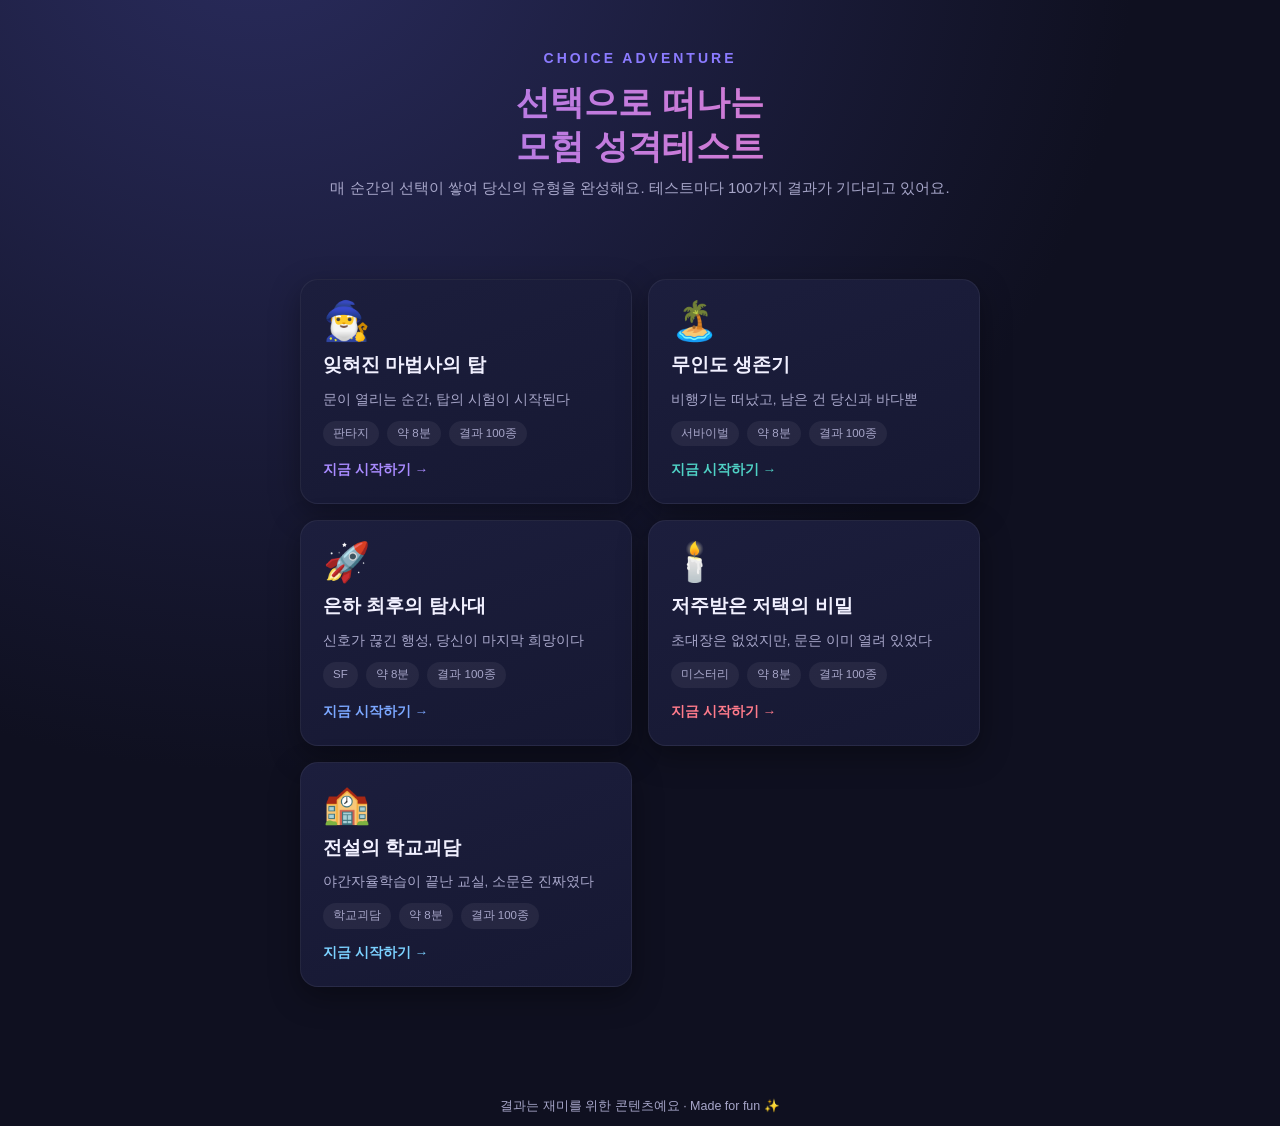
<file: index.html>
<!DOCTYPE html>
<html lang="ko">
<head>
<meta charset="UTF-8">
<meta name="viewport" content="width=device-width, initial-scale=1.0">
<title>모험 성격테스트 시리즈</title>
<meta name="description" content="선택지를 고르며 떠나는 모험형 성격테스트 시리즈. 판타지, 무인도, 우주, 저택, 학교괴담까지 — 결과는 유형마다 100가지!">
<link rel="stylesheet" href="styles.css">
</head>
<body>
  <header class="site-header">
    <div class="logo">Choice Adventure</div>
    <h1>선택으로 떠나는<br>모험 성격테스트</h1>
    <p>매 순간의 선택이 쌓여 당신의 유형을 완성해요. 테스트마다 100가지 결과가 기다리고 있어요.</p>
  </header>

  <main class="wrap">
    <div class="test-grid" id="test-grid"></div>
  </main>

  <footer class="site-footer">
    결과는 재미를 위한 콘텐츠예요 · Made for fun ✨
  </footer>

  <script src="js/tests/fantasy.js"></script>
  <script src="js/tests/island.js"></script>
  <script src="js/tests/space.js"></script>
  <script src="js/tests/mansion.js"></script>
  <script src="js/tests/school.js"></script>
  <script src="js/home.js"></script>
</body>
</html>
</file>
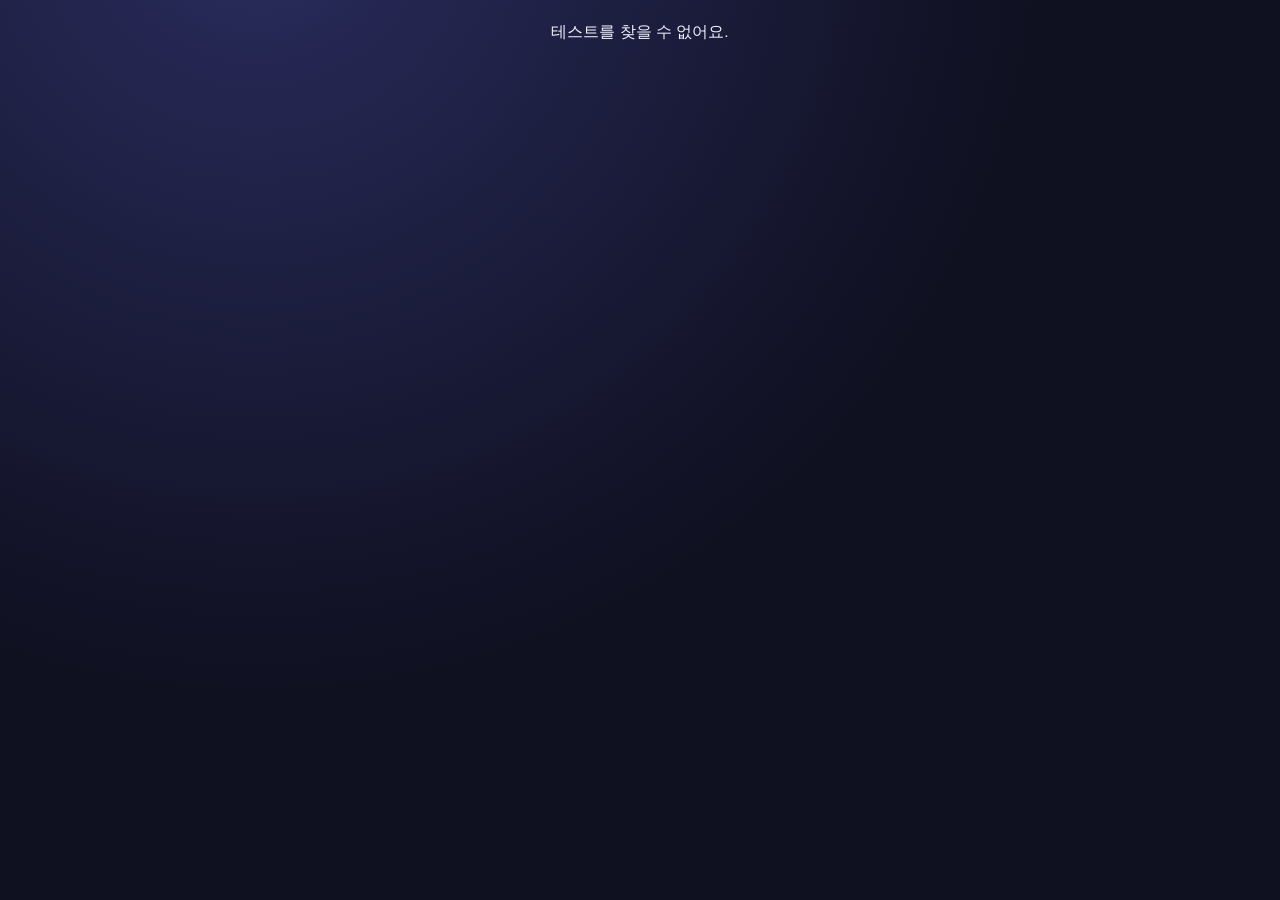
<file: test.html>
<!DOCTYPE html>
<html lang="ko">
<head>
<meta charset="UTF-8">
<meta name="viewport" content="width=device-width, initial-scale=1.0">
<title>모험 성격테스트</title>
<link rel="stylesheet" href="styles.css">
</head>
<body>
  <div class="test-shell" id="test-shell"></div>

  <script src="js/tests/fantasy.js"></script>
  <script src="js/tests/island.js"></script>
  <script src="js/tests/space.js"></script>
  <script src="js/tests/mansion.js"></script>
  <script src="js/tests/school.js"></script>
  <script src="js/engine.js"></script>
</body>
</html>
</file>
<file: styles.css>
/* ===== 공통 디자인 시스템 ===== */
:root {
  --bg: #0f1020;
  --bg-soft: #161832;
  --card: #1c1e3d;
  --card-hover: #262a52;
  --text: #f1f0ff;
  --text-dim: #a7a6c9;
  --accent: #8b7bff;
  --accent-2: #ff7bb8;
  --radius: 18px;
  --shadow: 0 10px 30px rgba(0,0,0,.35);
  --max-w: 720px;
}

* { box-sizing: border-box; }

html, body {
  margin: 0;
  padding: 0;
  background: radial-gradient(circle at 20% -10%, #2a2c5e 0%, var(--bg) 55%);
  color: var(--text);
  font-family: "Pretendard", -apple-system, "Apple SD Gothic Neo", "Malgun Gothic", sans-serif;
  min-height: 100vh;
  line-height: 1.55;
}

body {
  position: relative;
}
body::before {
  content: "";
  position: fixed;
  inset: -20%;
  background:
    radial-gradient(circle at 25% 20%, var(--accent), transparent 60%),
    radial-gradient(circle at 80% 75%, var(--accent-2), transparent 55%);
  opacity: .16;
  filter: blur(60px);
  z-index: -1;
  pointer-events: none;
  animation: auroraShift 16s ease-in-out infinite alternate;
}
@keyframes auroraShift {
  0%   { transform: translate(0, 0) scale(1); }
  100% { transform: translate(-4%, 3%) scale(1.12); }
}

a { color: inherit; text-decoration: none; }

img { max-width: 100%; display: block; }

.wrap {
  max-width: var(--max-w);
  margin: 0 auto;
  padding: 24px 20px 80px;
}

/* ===== 헤더 / 히어로 ===== */
.site-header {
  text-align: center;
  padding: 48px 20px 28px;
}
.site-header .logo {
  font-size: 14px;
  letter-spacing: 3px;
  color: var(--accent);
  font-weight: 700;
  text-transform: uppercase;
}
.site-header h1 {
  font-size: 34px;
  margin: 10px 0 8px;
  background: linear-gradient(90deg, var(--accent), var(--accent-2));
  -webkit-background-clip: text;
  background-clip: text;
  color: transparent;
  line-height: 1.3;
}
.site-header p {
  color: var(--text-dim);
  font-size: 15px;
  margin: 0;
}

/* ===== 테스트 카드 그리드 ===== */
.test-grid {
  display: grid;
  grid-template-columns: 1fr;
  gap: 16px;
  margin-top: 28px;
}
@media (min-width: 600px) {
  .test-grid { grid-template-columns: 1fr 1fr; }
}

.test-card {
  background: linear-gradient(160deg, var(--card), var(--bg-soft));
  border: 1px solid rgba(255,255,255,.06);
  border-radius: var(--radius);
  padding: 22px;
  box-shadow: var(--shadow);
  transition: transform .18s ease, border-color .18s ease, background .18s ease;
  cursor: pointer;
  display: flex;
  flex-direction: column;
  gap: 10px;
  position: relative;
  overflow: hidden;
}
.test-card::after {
  content: "";
  position: absolute;
  inset: 0;
  background: var(--card-tint, transparent);
  opacity: .25;
  pointer-events: none;
}
.test-card:hover {
  transform: translateY(-4px);
  border-color: rgba(255,255,255,.18);
  background: linear-gradient(160deg, var(--card-hover), var(--bg-soft));
}
.test-card .emoji {
  font-size: 38px;
  line-height: 1;
}
.test-card h3 {
  margin: 0;
  font-size: 19px;
}
.test-card .sub {
  color: var(--text-dim);
  font-size: 13.5px;
  margin: 0;
  flex: 1;
}
.test-card .meta {
  display: flex;
  gap: 8px;
  flex-wrap: wrap;
  font-size: 11.5px;
  color: var(--text-dim);
}
.test-card .meta span {
  background: rgba(255,255,255,.06);
  border-radius: 999px;
  padding: 4px 10px;
}
.test-card .cta {
  margin-top: 4px;
  font-size: 13.5px;
  font-weight: 700;
  color: var(--accent);
}

.site-footer {
  text-align: center;
  color: var(--text-dim);
  font-size: 12.5px;
  padding: 30px 20px 10px;
}

/* ===== 테스트 진행 화면 ===== */
.test-shell {
  max-width: var(--max-w);
  margin: 0 auto;
  padding: 20px 20px 90px;
}

.top-bar {
  display: flex;
  align-items: center;
  gap: 12px;
  margin-bottom: 22px;
}
.top-bar .back {
  font-size: 13px;
  color: var(--text-dim);
  border: 1px solid rgba(255,255,255,.1);
  border-radius: 999px;
  padding: 6px 14px;
  white-space: nowrap;
}
.top-bar .back:hover { color: var(--text); border-color: rgba(255,255,255,.3); }

.progress-track {
  flex: 1;
  height: 8px;
  border-radius: 999px;
  background: rgba(255,255,255,.08);
  overflow: hidden;
}
.progress-fill {
  height: 100%;
  background: linear-gradient(90deg, var(--accent), var(--accent-2));
  width: 0%;
  transition: width .4s ease;
}
.progress-label {
  font-size: 12.5px;
  color: var(--text-dim);
  min-width: 40px;
  text-align: right;
}

.test-title-bar {
  text-align: center;
  margin-bottom: 18px;
}
.test-title-bar .emoji {
  font-size: 30px;
  display: inline-block;
  animation: floatY 3s ease-in-out infinite;
}
.test-title-bar h2 {
  font-size: 20px;
  margin: 6px 0 0;
}
@keyframes floatY {
  0%, 100% { transform: translateY(0); }
  50% { transform: translateY(-6px); }
}

.test-shell {
  transition: padding-bottom .2s ease;
}

.stage-card {
  background: linear-gradient(160deg, var(--card), var(--bg-soft));
  border: 1px solid rgba(255,255,255,.07);
  border-radius: var(--radius);
  padding: 22px 20px 20px;
  box-shadow: var(--shadow);
  animation: sceneIn .45s cubic-bezier(.22,1,.36,1);
  min-height: 68vh;
  display: flex;
  flex-direction: column;
  position: relative;
  overflow: hidden;
}

.stage-bg {
  position: absolute;
  inset: 0;
  z-index: 0;
  background:
    radial-gradient(circle at 50% 18%, rgba(255,255,255,.3), transparent 38%),
    linear-gradient(180deg, var(--accent) 0%, transparent 48%);
  opacity: .32;
}
.stage-bg::after {
  content: "";
  position: absolute;
  left: -10%;
  right: -10%;
  bottom: -6%;
  height: 34%;
  background: linear-gradient(180deg, transparent, var(--bg) 70%);
  clip-path: polygon(
    0% 100%, 0% 62%, 6% 48%, 14% 58%, 22% 32%, 31% 52%,
    40% 24%, 50% 46%, 58% 18%, 68% 44%, 77% 28%, 86% 50%,
    94% 20%, 100% 42%, 100% 100%
  );
  opacity: .95;
}
.stage-bg::before {
  content: "";
  position: absolute;
  inset: 0;
  background: radial-gradient(circle at 78% 78%, var(--accent-2), transparent 45%);
  opacity: .28;
  mix-blend-mode: screen;
}

.scene-tag, .stage-visual, .scene-caption {
  position: relative;
  z-index: 1;
}
.stage-card.scene-exit {
  animation: sceneOut .22s ease forwards;
}
@keyframes sceneIn {
  from { opacity: 0; transform: translateY(18px) scale(.98); }
  to { opacity: 1; transform: translateY(0) scale(1); }
}
@keyframes sceneOut {
  to { opacity: 0; transform: translateY(-10px) scale(.98); }
}

.scene-tag {
  font-size: 11px;
  letter-spacing: 2px;
  font-weight: 700;
  color: var(--accent);
  text-transform: uppercase;
  opacity: .85;
  margin-bottom: 4px;
  text-align: center;
}

.stage-visual {
  flex: 1;
  display: flex;
  align-items: center;
  justify-content: center;
  min-height: 0;
}
.visual-fx {
  display: inline-flex;
  align-items: center;
  gap: clamp(10px, 4vw, 26px);
  font-size: clamp(72px, 26vw, 180px);
  line-height: 1;
}
.visual-fx span {
  display: inline-block;
  filter: drop-shadow(0 16px 30px rgba(0,0,0,.5));
}

/* 장면별 사건을 표현하는 연출 종류 */
.fx-float span { animation: floatY 3.2s ease-in-out infinite; }

.fx-shake span { animation: fxShake .55s ease-in-out infinite; }
@keyframes fxShake {
  0%, 100% { transform: translateX(0) rotate(0); }
  20% { transform: translateX(-5px) rotate(-4deg); }
  40% { transform: translateX(5px) rotate(4deg); }
  60% { transform: translateX(-4px) rotate(-3deg); }
  80% { transform: translateX(4px) rotate(3deg); }
}

.fx-bounce span { animation: fxBounce .9s ease-in-out infinite; }
@keyframes fxBounce {
  0%, 100% { transform: translateY(0); }
  50% { transform: translateY(-16px); }
}

.fx-flicker span { animation: fxFlicker 1.7s ease-in-out infinite; }
@keyframes fxFlicker {
  0%, 45%, 100% { opacity: 1; }
  50% { opacity: .25; }
  55% { opacity: 1; }
  75% { opacity: .55; }
}

.fx-pulse span { animation: fxPulse 1.3s ease-in-out infinite; }
@keyframes fxPulse {
  0%, 100% { transform: scale(1); filter: brightness(1) drop-shadow(0 10px 20px rgba(0,0,0,.45)); }
  50% { transform: scale(1.14); filter: brightness(1.3) drop-shadow(0 10px 20px rgba(0,0,0,.45)); }
}

.fx-slide span:nth-child(1) { animation: fxSlideL 1.6s ease-in-out infinite; }
.fx-slide span:nth-child(2) { animation: fxSlideR 1.6s ease-in-out infinite; }
@keyframes fxSlideL {
  0%, 100% { transform: translateX(0); }
  50% { transform: translateX(-12px) rotate(-6deg); }
}
@keyframes fxSlideR {
  0%, 100% { transform: translateX(0); }
  50% { transform: translateX(12px) rotate(6deg); }
}

.visual-fx span:nth-child(2) { animation-delay: .15s; }

.scene-caption {
  background: rgba(0,0,0,.28);
  border: 1px solid rgba(255,255,255,.08);
  border-radius: 14px;
  padding: 14px 16px;
  flex-shrink: 0;
}
.scene-text {
  font-size: 15.5px;
  margin: 0;
  white-space: pre-line;
  min-height: 2.6em;
  cursor: default;
  text-align: center;
}
.scene-text.typing::after {
  content: "▌";
  display: inline-block;
  margin-left: 3px;
  color: var(--accent);
  animation: blink .9s steps(1) infinite;
}
@keyframes blink { 50% { opacity: 0; } }

/* 선택지 하단 도크: 상황(위)과 선택(아래)을 분리해 보여줌 */
.choice-dock {
  position: fixed;
  left: 0;
  right: 0;
  bottom: 0;
  display: flex;
  justify-content: center;
  padding: 18px 16px calc(18px + env(safe-area-inset-bottom));
  background: linear-gradient(180deg, transparent, var(--bg-soft) 35%, var(--bg) 100%);
  z-index: 50;
  transform: translateY(105%);
  transition: transform .35s cubic-bezier(.22,1,.36,1);
  pointer-events: none;
}
.choice-dock.dock-visible {
  transform: translateY(0);
  pointer-events: auto;
}
.choice-dock-inner {
  width: 100%;
  max-width: var(--max-w);
  display: flex;
  flex-direction: column;
  gap: 10px;
}
.choice-dock-label {
  font-size: 11px;
  letter-spacing: 2px;
  font-weight: 700;
  color: var(--text-dim);
  text-transform: uppercase;
  margin-bottom: 2px;
}

.choice-btn {
  text-align: left;
  background: rgba(255,255,255,.05);
  border: 1px solid rgba(255,255,255,.12);
  color: var(--text);
  border-radius: 14px;
  padding: 14px 16px;
  font-size: 15px;
  cursor: pointer;
  transition: background .15s ease, border-color .15s ease, transform .1s ease;
  font-family: inherit;
  opacity: 0;
  transform: translateY(10px);
}
.choice-btn.choice-reveal {
  animation: choiceIn .45s cubic-bezier(.22,1,.36,1) forwards;
}
@keyframes choiceIn {
  to { opacity: 1; transform: translateY(0); }
}
.choice-btn:hover {
  background: rgba(139,123,255,.18);
  border-color: var(--accent);
}
.choice-btn:active { transform: scale(.98); }

/* ===== 결과 화면 ===== */
.result-card {
  background: linear-gradient(160deg, var(--card), var(--bg-soft));
  border: 1px solid rgba(255,255,255,.08);
  border-radius: var(--radius);
  padding: 36px 26px;
  text-align: center;
  box-shadow: var(--shadow);
  animation: sceneIn .4s ease;
}
.result-card .tag {
  color: var(--accent);
  font-size: 13px;
  font-weight: 700;
  letter-spacing: 1px;
}
.result-card .emoji-big {
  font-size: 56px;
  margin: 10px 0;
  animation: popIn .55s cubic-bezier(.34,1.56,.64,1);
}
@keyframes popIn {
  from { opacity: 0; transform: scale(.3) rotate(-12deg); }
  to { opacity: 1; transform: scale(1) rotate(0); }
}
.result-card h2 {
  font-size: 24px;
  margin: 6px 0 14px;
  line-height: 1.4;
}
.result-card p {
  color: var(--text-dim);
  font-size: 15px;
  text-align: left;
  margin: 0 0 10px;
}
.result-card .reveal {
  opacity: 0;
  animation: fadeUp .5s ease forwards;
}
@keyframes fadeUp {
  from { opacity: 0; transform: translateY(12px); }
  to { opacity: 1; transform: translateY(0); }
}
.result-stats {
  display: flex;
  justify-content: center;
  gap: 14px;
  margin: 20px 0;
  flex-wrap: wrap;
}
.result-stats .stat {
  background: rgba(255,255,255,.05);
  border-radius: 12px;
  padding: 10px 16px;
  min-width: 86px;
}
.result-stats .stat .num { font-size: 18px; font-weight: 800; color: var(--accent-2); }
.result-stats .stat .lbl { font-size: 11.5px; color: var(--text-dim); margin-top: 2px; }

.result-actions {
  display: flex;
  flex-wrap: wrap;
  gap: 10px;
  justify-content: center;
  margin-top: 24px;
}
.btn {
  border-radius: 999px;
  padding: 12px 20px;
  font-size: 14px;
  font-weight: 700;
  cursor: pointer;
  border: none;
  font-family: inherit;
}
.btn.primary {
  background: linear-gradient(90deg, var(--accent), var(--accent-2));
  color: #fff;
}
.btn.ghost {
  background: rgba(255,255,255,.06);
  color: var(--text);
  border: 1px solid rgba(255,255,255,.15);
}
.btn:hover { filter: brightness(1.08); }

.copy-toast {
  position: fixed;
  bottom: 24px;
  left: 50%;
  transform: translateX(-50%) translateY(20px);
  background: var(--accent);
  color: #fff;
  padding: 10px 18px;
  border-radius: 999px;
  font-size: 13.5px;
  opacity: 0;
  transition: opacity .25s ease, transform .25s ease;
  pointer-events: none;
}
.copy-toast.show {
  opacity: 1;
  transform: translateX(-50%) translateY(0);
}

/* 테마별 포인트 컬러 (카드 테두리/강조색) */
.theme-fantasy { --accent: #a98bff; --accent-2: #ffd27b; }
.theme-island  { --accent: #4fd1c5; --accent-2: #ffe27b; }
.theme-space   { --accent: #7ba7ff; --accent-2: #c07bff; }
.theme-mansion { --accent: #ff7b8b; --accent-2: #8b7bff; }
.theme-school  { --accent: #7bd1ff; --accent-2: #ff9ecb; }
</file>
